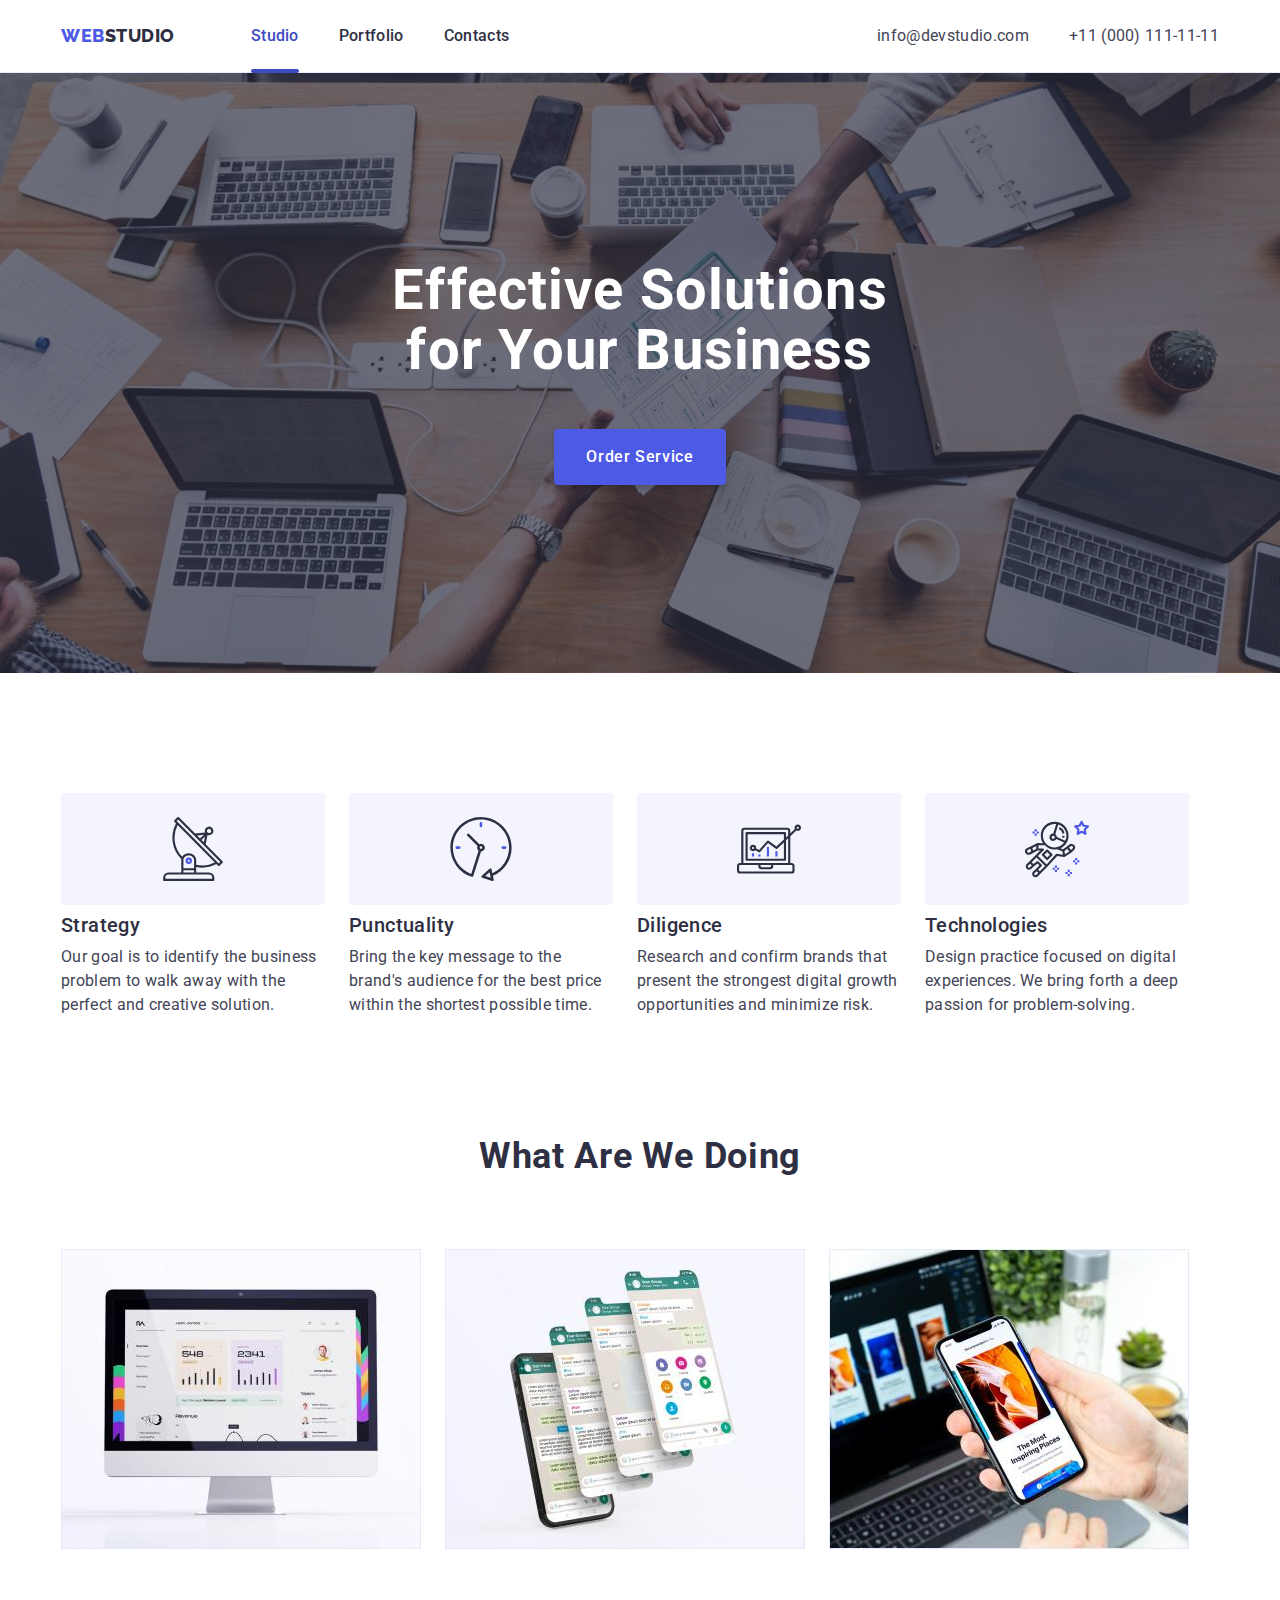
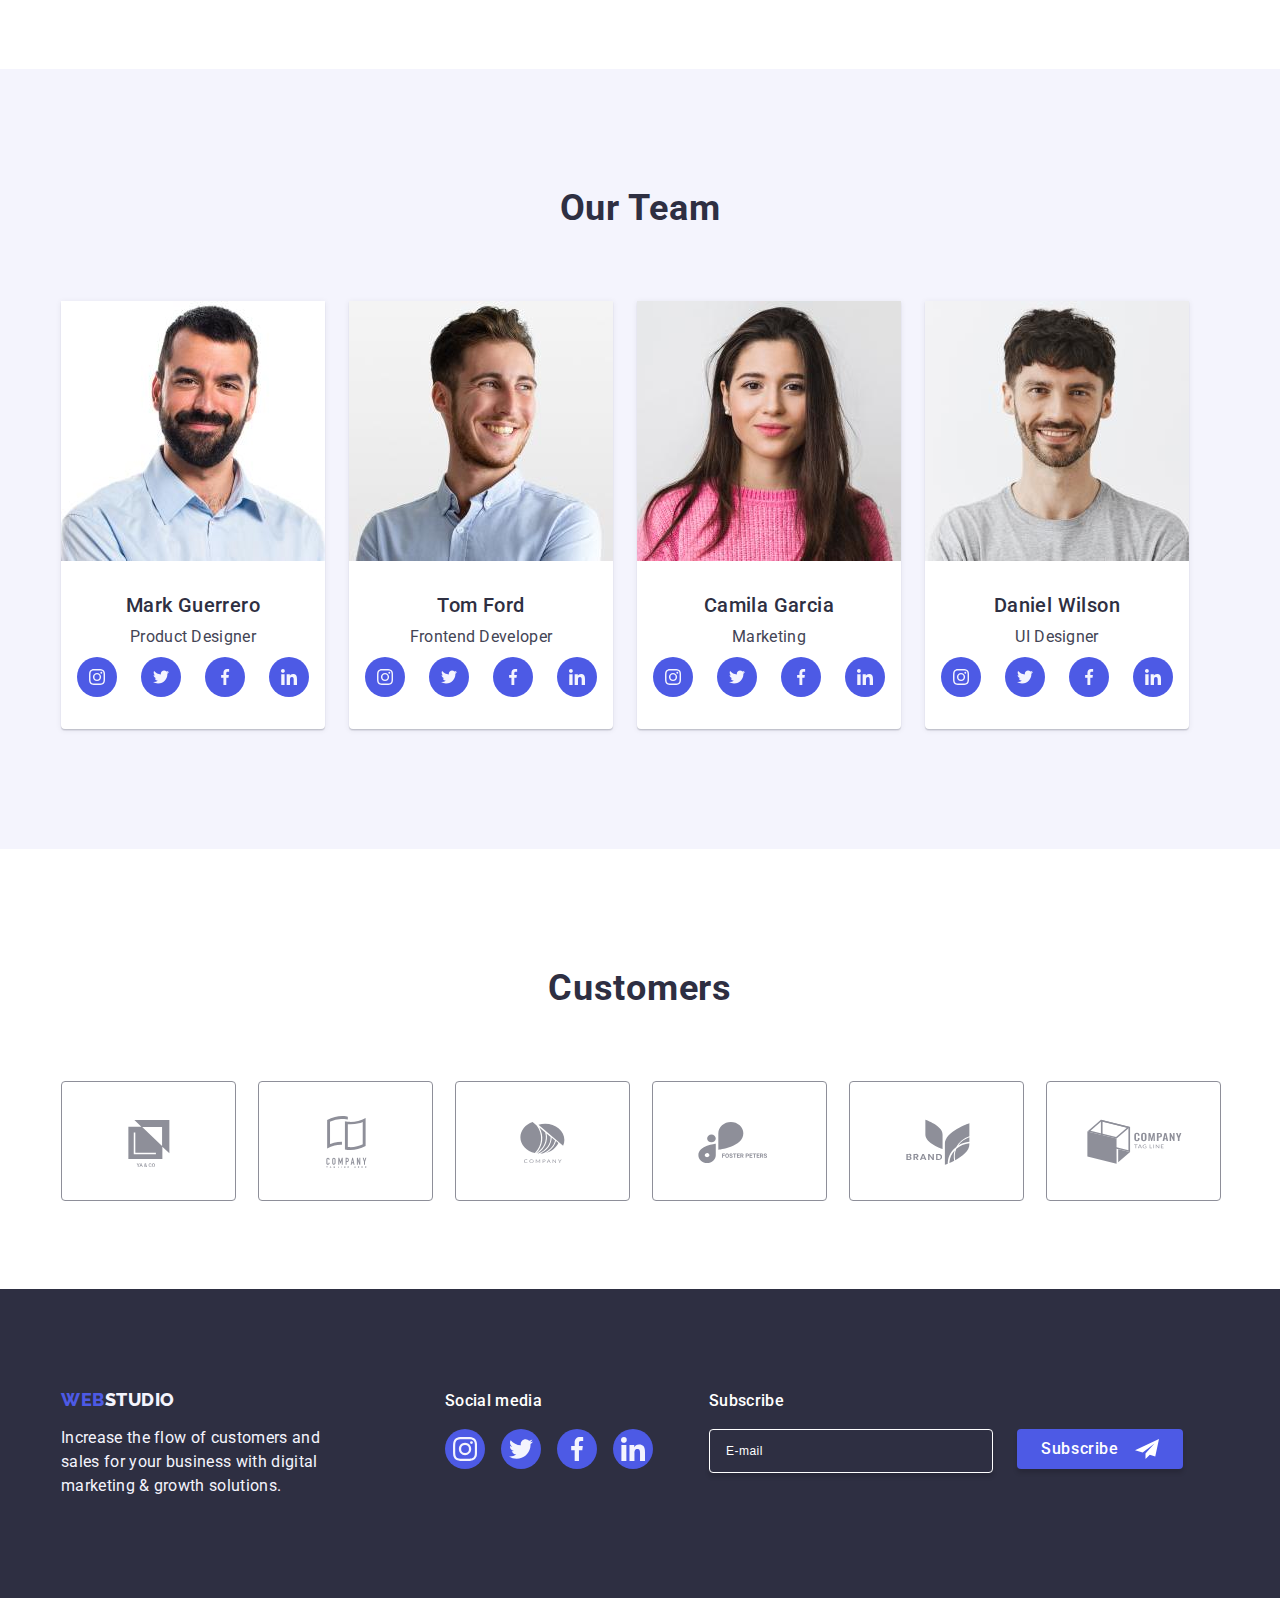
<file: index.html>
<!DOCTYPE html>
<html lang="en">
<head>
  <meta charset="UTF-8">
  <meta name="viewport" content="width=device-width, initial-scale=1.0">
  <title>WebStudio</title>
  <link rel="preconnect" href="https://fonts.googleapis.com">
  <link rel="preconnect" href="https://fonts.gstatic.com" crossorigin>
  <link href="https://fonts.googleapis.com/css2?family=Raleway:wght@800&family=Roboto:wght@400;500;700;900&display=swap" rel="stylesheet">
  <link rel="stylesheet" href="https://cdnjs.cloudflare.com/ajax/libs/modern-normalize/2.0.0/modern-normalize.min.css" integrity="sha512-4xo8blKMVCiXpTaLzQSLSw3KFOVPWhm/TRtuPVc4WG6kUgjH6J03IBuG7JZPkcWMxJ5huwaBpOpnwYElP/m6wg==" crossorigin="anonymous" referrerpolicy="no-referrer" />
  <link rel="stylesheet" href="./css/styles.css">
</head>
<body class="body">
  <header class="top-bar">
    <div class="top-bar-container container">
      <nav class="top-bar-nav">
        <a class="top-bar-logo link" href="./index.html">Web<span class="text-studio">Studio</span></a>
        <ul class="top-bar-list list">
          <li class="top-bar-item">
            <a href="./index.html" class="top-bar-link link current">
              Studio
            </a>
          </li>
          <li class="top-bar-item">
            <a href="./portfolio.html" class="top-bar-link link">
              Portfolio
            </a>
          </li>
          <li class="top-bar-item">
            <a href="" class="top-bar-link link">
              Contacts
            </a>
          </li>
        </ul>
      </nav>
      <address class="top-bar-contact">
        <ul class="contact-list list">
          <li class="contact-item">
            <a class="contact-link link" href="mailto:info@devstudio.com">info@devstudio.com</a>
          </li>
          <li class="contact-item">
            <a class="contact-link link" href="tel:+110001111111">+11 (000) 111-11-11</a>
          </li>
        </ul>
      </address>
    </div>
  </header>

  <main class="main">
    <section class="hero">
      <div class="container hero-container">
        <h1 class="hero-title">Effective Solutions for Your Business</h1>
        <button type="button" class="hero-button button" data-modal-open>
          Order Service
        </button>
      </div>
    </section>

    <section class="process">
      <div class="container">
        <h2 class="visually-hidden">Our Process</h2>
        <ul class="process-list list">
          <li class="process-item">
            <div class="icon-container">
              <svg class="process-icon" width="64" height="64">
                <use href="./images/icons.svg#icon-antenna"></use>
              </svg>
            </div>
            <h3 class="process-item-heading">Strategy</h3>
            <p class="process-item-text">
              Our goal is to identify the business problem to walk away with the perfect and creative solution.
            </p>
          </li>
          <li class="process-item">
            <div class="icon-container">
              <svg class="process-icon" width="64" height="64">
                <use href="./images/icons.svg#icon-clock"></use>
              </svg>
            </div>
            <h3 class="process-item-heading">Punctuality</h3>
            <p class="process-item-text">
              Bring the key message to the brand's audience for the best price within the shortest possible time.
            </p>
          </li>
          <li class="process-item">
            <div class="icon-container">
              <svg class="process-icon" width="64" height="64">
                <use href="./images/icons.svg#icon-computer"></use>
              </svg>
            </div>
            <h3 class="process-item-heading">Diligence</h3>
            <p class="process-item-text">
              Research and confirm brands that present the strongest digital growth opportunities and minimize risk.
            </p>
          </li>
          <li class="process-item">
            <div class="icon-container">
              <svg class="process-icon" width="64" height="64">
                <use href="./images/icons.svg#icon-astronaut"></use>
              </svg>
            </div>
            <h3 class="process-item-heading">Technologies</h3>
            <p class="process-item-text">
              Design practice focused on digital experiences. We bring forth a deep passion for problem-solving.
            </p>
          </li>
        </ul>
      </div>
    </section>

    <section class="offering">
      <div class="container">
        <h2 class="offering-heading">What are we doing</h2>
        <ul class="offering-list list">
          <li class="offering-item">
            <img
              src="./images/what-we-do/computer-screen.jpg"
              alt="Computer screen with program open"
              width="360"
              height="300"
              class="offering-image"
            >
          </li>
          <li class="offering-item">
            <img
              src="./images/what-we-do/phone-screens.jpg"
              alt="Phone with different interface screens"
              width="360"
              height="300"
              class="offering-image"
            >
          </li>
          <li class="offering-item">
            <img
              src="./images/what-we-do/phone-in-hand.jpg"
              alt="Phone in hand in front of computer"
              width="360"
              height="300"
              class="offering-image"
            >
          </li>
        </ul>
      </div>
    </section>

    <section class="team">
      <div class="container">
        <h2 class="team-heading">Our Team</h2>
        <ul class="team-list list">
          <li class="team-member">
            <img
              src="./images/team/mark-guerrero.jpg"
              alt="Mark Guerrero photo"
              width="264"
              height="260"
              class="team-member-image"
            >
            <div class="card-content">
              <h3 class="team-member-name">Mark Guerrero</h3>
              <p class="team-member-role">Product Designer</p>
              <ul class="social-icons list">
                <li class="social-account-item">
                  <a href="" class="social-link">
                    <svg class="social-icon" width="16" height="16">
                      <use href="./images/icons.svg#icon-instagram"></use>
                    </svg>
                  </a>
                </li>
                <li class="social-account-item">
                  <a href="" class="social-link">
                    <svg class="social-icon" width="16" height="16">
                      <use href="./images/icons.svg#icon-twitter"></use>
                    </svg>
                  </a>
                </li>
                <li class="social-account-item">
                  <a href="" class="social-link">
                    <svg class="social-icon" width="16" height="16">
                      <use href="./images/icons.svg#icon-facebook"></use>
                    </svg>
                  </a>
                </li>
                <li class="social-account-item">
                  <a href="" class="social-link">
                    <svg class="social-icon" width="16" height="16">
                      <use href="./images/icons.svg#icon-linkedin"></use>
                    </svg>
                  </a>
                </li>
              </ul>
            </div>
          </li>
          <li class="team-member">
            <img
              src="./images/team/tom-ford.jpg"
              alt="Tom Ford photo"
              width="264"
              height="260"
              class="team-member-image"
            >
            <div class="card-content">
              <h3 class="team-member-name">Tom Ford</h3>
              <p class="team-member-role">Frontend Developer</p>
              <ul class="social-icons list">
                <li class="social-account-item">
                  <a href="" class="social-link">
                    <svg class="social-icon" width="16" height="16">
                      <use href="./images/icons.svg#icon-instagram"></use>
                    </svg>
                  </a>
                </li>
                <li class="social-account-item">
                  <a href="" class="social-link">
                    <svg class="social-icon" width="16" height="16">
                      <use href="./images/icons.svg#icon-twitter"></use>
                    </svg>
                  </a>
                </li>
                <li class="social-account-item">
                  <a href="" class="social-link">
                    <svg class="social-icon" width="16" height="16">
                      <use href="./images/icons.svg#icon-facebook"></use>
                    </svg>
                  </a>
                </li>
                <li class="social-account-item">
                  <a href="" class="social-link">
                    <svg class="social-icon" width="16" height="16">
                      <use href="./images/icons.svg#icon-linkedin"></use>
                    </svg>
                  </a>
                </li>
              </ul>
            </div>
          </li>
          <li class="team-member">
            <img
              src="./images/team/camila-garcia.jpg"
              alt="Camila Garcia photo"
              width="264"
              height="260"
              class="team-member-image"
            >
            <div class="card-content">
              <h3 class="team-member-name">Camila Garcia</h3>
              <p class="team-member-role">Marketing</p>
              <ul class="social-icons list">
                <li class="social-account-item">
                  <a href="" class="social-link">
                    <svg class="social-icon" width="16" height="16">
                      <use href="./images/icons.svg#icon-instagram"></use>
                    </svg>
                  </a>
                </li>
                <li class="social-account-item">
                  <a href="" class="social-link">
                    <svg class="social-icon" width="16" height="16">
                      <use href="./images/icons.svg#icon-twitter"></use>
                    </svg>
                  </a>
                </li>
                <li class="social-account-item">
                  <a href="" class="social-link">
                    <svg class="social-icon" width="16" height="16">
                      <use href="./images/icons.svg#icon-facebook"></use>
                    </svg>
                  </a>
                </li>
                <li class="social-account-item">
                  <a href="" class="social-link">
                    <svg class="social-icon" width="16" height="16">
                      <use href="./images/icons.svg#icon-linkedin"></use>
                    </svg>
                  </a>
                </li>
              </ul>
            </div>
          </li>
          <li class="team-member">
            <img
              src="./images/team/daniel-wilson.jpg"
              alt="Daniel Wilson photo"
              width="264"
              height="260"
              class="team-member-image"
            >
            <div class="card-content">
              <h3 class="team-member-name">Daniel Wilson</h3>
              <p class="team-member-role">UI Designer</p>
              <ul class="social-icons list">
                <li class="social-account-item">
                  <a href="" class="social-link">
                    <svg class="social-icon" width="16" height="16">
                      <use href="./images/icons.svg#icon-instagram"></use>
                    </svg>
                  </a>
                </li>
                <li class="social-account-item">
                  <a href="" class="social-link">
                    <svg class="social-icon" width="16" height="16">
                      <use href="./images/icons.svg#icon-twitter"></use>
                    </svg>
                  </a>
                </li>
                <li class="social-account-item">
                  <a href="" class="social-link">
                    <svg class="social-icon" width="16" height="16">
                      <use href="./images/icons.svg#icon-facebook"></use>
                    </svg>
                  </a>
                </li>
                <li class="social-account-item">
                  <a href="" class="social-link">
                    <svg class="social-icon" width="16" height="16">
                      <use href="./images/icons.svg#icon-linkedin"></use>
                    </svg>
                  </a>
                </li>
              </ul>
            </div>
          </li>
        </ul>
      </div>
    </section>

    <section class="customers">
      <div class="container">
        <h2 class="customers-heading">Customers</h2>
        <ul class="customers-list list">
          <li class="customers-item">
            <a href="" class="customer-link">
              <svg class="customer-logo-svg" width="104" height="56">
                <use href="./images/icons.svg#icon-logo-1"></use>
              </svg>
            </a>
          </li>
          <li class="customers-item">
            <a href="" class="customer-link">
              <svg class="customer-logo-svg" width="104" height="56">
                <use href="./images/icons.svg#icon-logo-2"></use>
              </svg>
            </a>
          </li>
          <li class="customers-item">
            <a href="" class="customer-link">
              <svg class="customer-logo-svg" width="104" height="56">
                <use href="./images/icons.svg#icon-logo-3"></use>
              </svg>
            </a>
          </li>
          <li class="customers-item">
            <a href="" class="customer-link">
              <svg class="customer-logo-svg" width="104" height="56">
                <use href="./images/icons.svg#icon-logo-4"></use>
              </svg>
            </a>
          </li>
          <li class="customers-item">
            <a href="" class="customer-link">
              <svg class="customer-logo-svg" width="104" height="56">
                <use href="./images/icons.svg#icon-logo-5"></use>
              </svg>
            </a>
          </li>
          <li class="customers-item">
            <a href="" class="customer-link">
              <svg class="customer-logo-svg" width="104" height="56">
                <use href="./images/icons.svg#icon-logo-6"></use>
              </svg>
            </a>
          </li>
        </ul>
      </div>
    </section>
  </main>

  <footer class="footer">
    <div class="container footer-sections">
      <div class="footer-primary-content">
        <a class="footer-logo link" href="./index.html">Web<span class="text-studio">Studio</span></a>
        <p class="footer-text">
          Increase the flow of customers and sales for your business with digital marketing & growth solutions.
        </p>
      </div>

      <div class="footer-socials">
        <p class="footer-text">Social media</p>
        <ul class="social-icons list">
          <li class="social-account-item">
            <a href="" class="social-link">
              <svg class="social-icon" width="24" height="24">
                <use href="./images/icons.svg#icon-instagram"></use>
              </svg>
            </a>
          </li>
          <li class="social-account-item">
            <a href="" class="social-link">
              <svg class="social-icon" width="24" height="24">
                <use href="./images/icons.svg#icon-twitter"></use>
              </svg>
            </a>
          </li>
          <li class="social-account-item">
            <a href="" class="social-link">
              <svg class="social-icon" width="24" height="24">
                <use href="./images/icons.svg#icon-facebook"></use>
              </svg>
            </a>
          </li>
          <li class="social-account-item">
            <a href="" class="social-link">
              <svg class="social-icon" width="24" height="24">
                <use href="./images/icons.svg#icon-linkedin"></use>
              </svg>
            </a>
          </li>
        </ul>
      </div>

      <div class="footer-subscribe-form">
        <p class="footer-form-header footer-text">Subscribe</p>
        <form class="footer-form">
          <label for="subscribe-email" class="footer-form-input-label">
            <input
              type="email"
              class="footer-form-subscribe-email-input"
              name="subscribe-email"
              id="subscribe-email"
              placeholder="E-mail"
            >
          </label>
          
          <button
            class="footer-form-subscribe-submit-button button"
            type="submit"
            >
            Subscribe
            <svg class="footer-form-subscribe-icon" width="24" height="24">
              <use href="./images/icons.svg#icon-email-subscribe"></use>
            </svg>
          </button>
        </form>
      </div>
    </div>
  </footer>

  <div class="backdrop is-hidden" data-modal>
    <div class="modal">
      <button type="button" class="modal-button" data-modal-close>
        <svg class="modal-close-button" width="8" height="8">
          <use href="./images/icons.svg#icon-close"></use>
        </svg>
      </button>

      <p class="modal-form-heading">Leave your contacts and we will call you back</p>

      <form class="modal-form" name="contact-form">
        <div class="modal-form-field">
          <label for="user-name" class="modal-form-label">Name</label>

          <div class="modal-form-input-element">
            <input 
              class="modal-form-input" 
              type="text" 
              name="user-name" 
              id="user-name"
            >

            <svg class="modal-form-icon" width="18" height="24">
              <use href="./images/icons.svg#icon-person"></use>
            </svg>
          </div>
        </div>

        <div class="modal-form-field">
          <label for="user-phone" class="modal-form-label">Phone</label>

          <div class="modal-form-input-element">
            <input class="modal-form-input" type="tel" name="user-phone" id="user-phone">

            <svg class="modal-form-icon" width="18" height="24">
              <use href="./images/icons.svg#icon-phone"></use>
            </svg>
          </div>
        </div>

        <div class="modal-form-field">
          <label for="user-email" class="modal-form-label">Email</label>

          <div class="modal-form-input-element">
            <input class="modal-form-input" type="email" name="user-email" id="user-email">

            <svg class="modal-form-icon" width="18" height="24">
              <use href="./images/icons.svg#icon-email"></use>
            </svg>
          </div>
        </div>

        <div class="modal-form-field">
          <label for="user-comment" class="modal-form-label">Comment</label>

          <textarea 
            class="modal-form-comment"
            name="user-comment" 
            id="user-comment" 
            placeholder="Text input"
          ></textarea>
        </div>

        <div class="checkbox-field modal-form-field">
          <input 
            class="visually-hidden"
            type="checkbox" 
            name="user-privacy" 
            id="user-privacy"
            value="true"
          >

          <label for="user-privacy" class="modal-form-agreement-text modal-form-label">
            <span class="modal-form-checkbox">
              <svg class="modal-form-checkbox-icon" width="10" height="8">
                <use href="./images/icons.svg#icon-agreement-check"></use>
              </svg>
            </span>
            I accept the terms and conditions of the
            <a
              class="modal-form-agreement-link link"
              target="_blank"
              rel="noopener no-referrer"
              href=""
            >Privacy Policy</a>
          </label>
        </div>

        <button class="modal-form-submit-button button" type="submit" >Send</button>
      </form>
    </div>
  </div>

  <script src="./js/modal.js"></script>
</body>
</html>
</file>
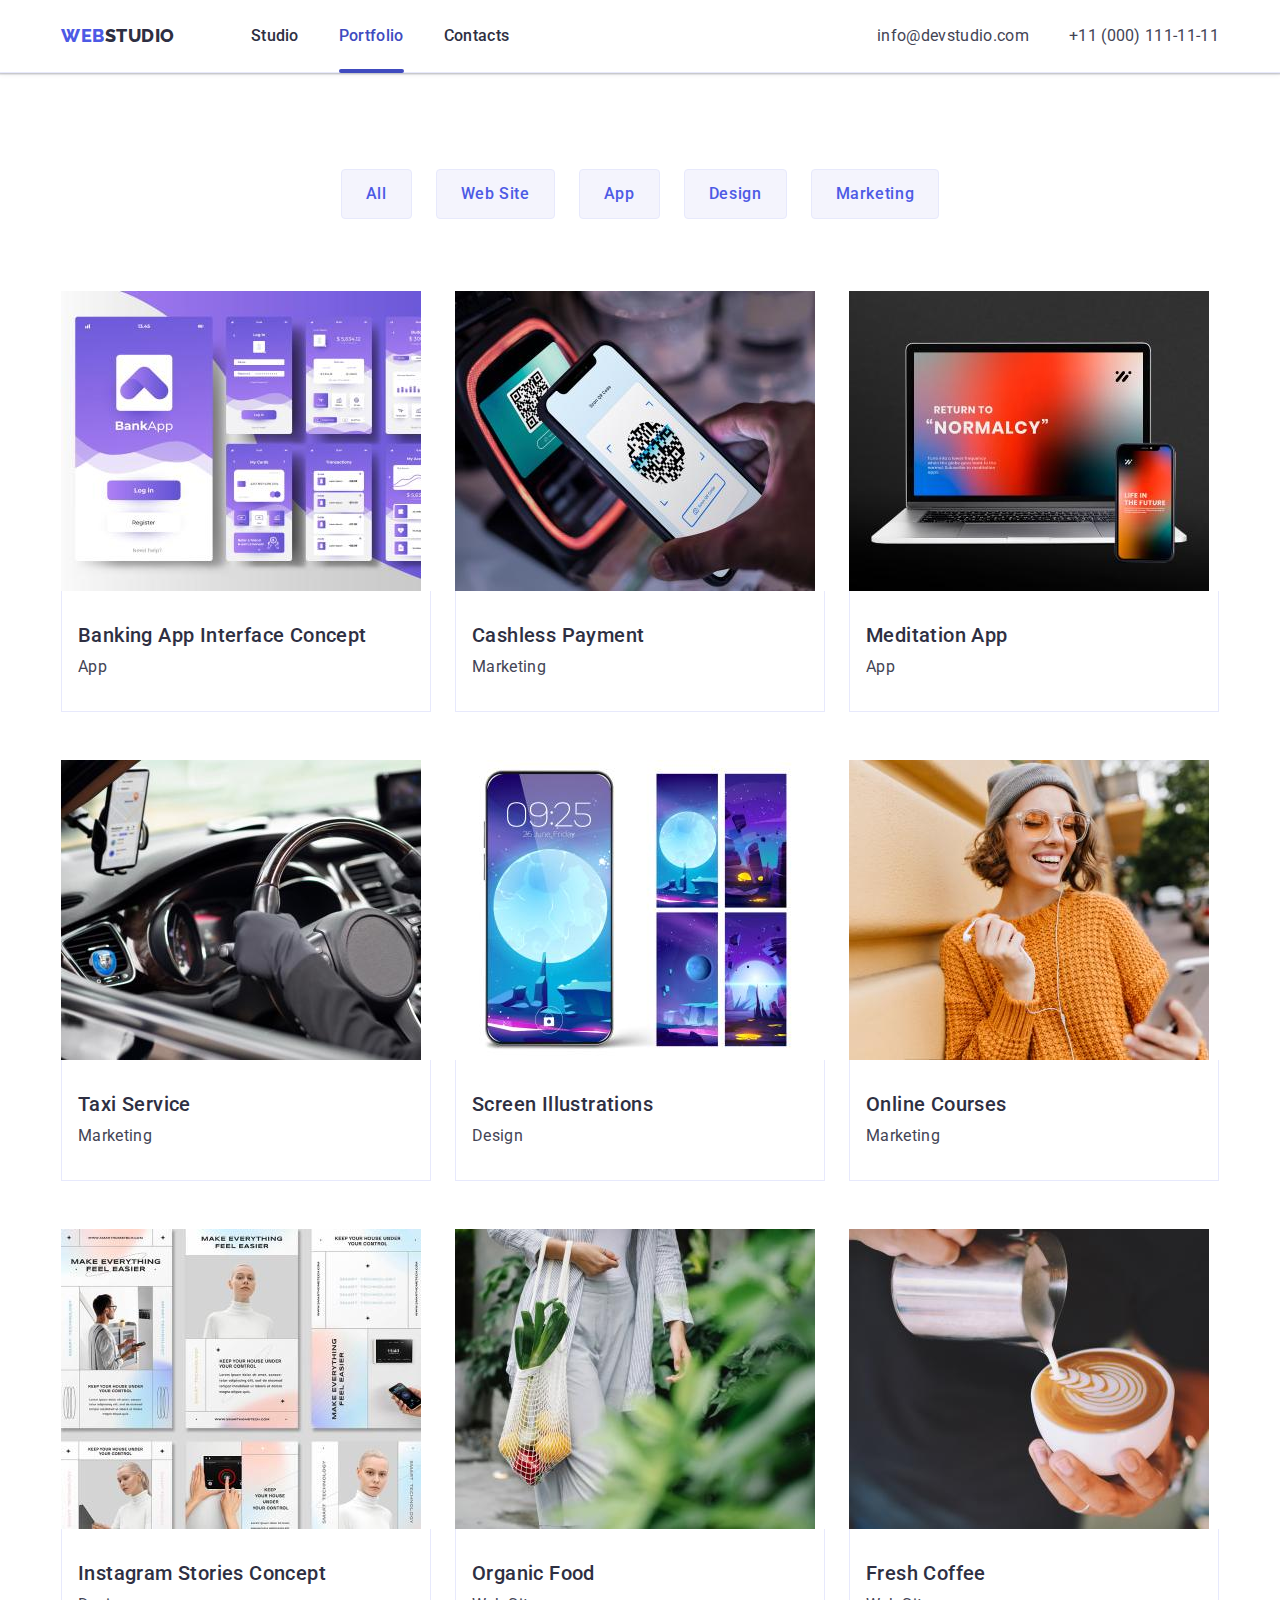
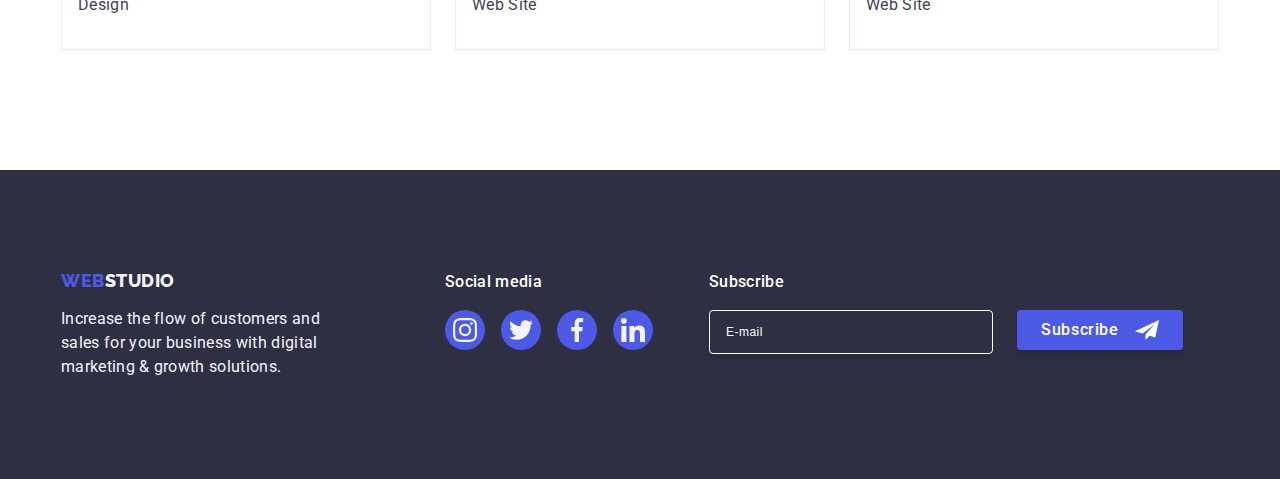
<file: portfolio.html>
<!DOCTYPE html>
<html lang="en">
  <head>
    <meta charset="UTF-8" />
    <meta name="viewport" content="width=device-width, initial-scale=1.0" />
    <title>Portfoio</title>
    <link rel="preconnect" href="https://fonts.googleapis.com" />
    <link rel="preconnect" href="https://fonts.gstatic.com" crossorigin />
    <link
      href="https://fonts.googleapis.com/css2?family=Raleway:wght@800&family=Roboto:wght@400;500;700;900&display=swap"
      rel="stylesheet"
    />
    <link
      rel="stylesheet"
      href="https://cdnjs.cloudflare.com/ajax/libs/modern-normalize/2.0.0/modern-normalize.min.css"
      integrity="sha512-4xo8blKMVCiXpTaLzQSLSw3KFOVPWhm/TRtuPVc4WG6kUgjH6J03IBuG7JZPkcWMxJ5huwaBpOpnwYElP/m6wg=="
      crossorigin="anonymous"
      referrerpolicy="no-referrer"
    />
    <link rel="stylesheet" href="./css/styles.css" />
  </head>
  <body class="body">
    <header class="top-bar">
      <div class="top-bar-container container">
        <nav class="top-bar-nav">
          <a class="top-bar-logo link" href="./index.html"
            >Web<span class="text-studio">Studio</span></a
          >
          <ul class="top-bar-list list">
            <li class="top-bar-item">
              <a href="./index.html" class="top-bar-link link"> Studio </a>
            </li>
            <li class="top-bar-item">
              <a href="./portfolio.html" class="top-bar-link link current"> Portfolio </a>
            </li>
            <li class="top-bar-item">
              <a href="" class="top-bar-link link"> Contacts </a>
            </li>
          </ul>
        </nav>
        <address class="top-bar-contact">
          <ul class="contact-list list">
            <li class="contact-item">
              <a class="contact-link link" href="mailto:info@devstudio.com">info@devstudio.com</a>
            </li>
            <li class="contact-item">
              <a class="contact-link link" href="tel:+110001111111">+11 (000) 111-11-11</a>
            </li>
          </ul>
        </address>
      </div>
    </header>

    <main class="main">
      <section class="portfolio">
        <div class="portfolio-container container">
          <h1 class="visually-hidden">Portfolio</h1>
          <ul class="portfolio-filters list">
            <li class="filters-item">
              <button class="filters-button button" type="button">All</button>
            </li>
            <li class="filters-item">
              <button class="filters-button button" type="button">Web Site</button>
            </li>
            <li class="filters-item">
              <button class="filters-button button" type="button">App</button>
            </li>
            <li class="filters-item">
              <button class="filters-button button" type="button">Design</button>
            </li>
            <li class="filters-item">
              <button class="filters-button button" type="button">Marketing</button>
            </li>
          </ul>
          <ul class="portfolio-list list">
            <li class="portfolio-item">
              <a href="" class="portfolio-item-link link">
                <div class="portfolio-item-thumb">
                  <img
                    src="./images/portfolio/banking-interface.jpg"
                    alt="Banking App Interface Concept"
                    width="360"
                    height="300"
                    class="portfolio-image"
                  />
                  <p class="overlay-text">
                    14 Stylish and User-Friendly App Design Concepts · Task Manager App · Calorie Tracker App · Exotic Fruit Ecommerce App · Cloud Storage App
                  </p>
                </div>
                <div class="portfolio-item-text">
                  <h2 class="portfolio-header">Banking App Interface Concept</h2>
                  <p class="portfolio-classifier">App</p>
                </div>
              </a>
            </li>
            <li class="portfolio-item">
              <a href="" class="portfolio-item-link link">
                <div class="portfolio-item-thumb">
                  <img
                    src="./images/portfolio/cashless-payment.jpg"
                    alt="Cashless Payment"
                    width="360"
                    height="300"
                    class="portfolio-image"
                  />
                  <p class="overlay-text">
                    14 Stylish and User-Friendly App Design Concepts · Task Manager App · Calorie Tracker App · Exotic Fruit Ecommerce App · Cloud Storage App
                  </p>
                </div>
                <div class="portfolio-item-text">
                  <h2 class="portfolio-header">Cashless Payment</h2>
                  <p class="portfolio-classifier">Marketing</p>
                </div>
              </a>
            </li>
            <li class="portfolio-item">
              <a href="" class="portfolio-item-link link">
                <div class="portfolio-item-thumb">
                  <img
                    src="./images/portfolio/meditation-app.jpg"
                    alt="Meditation App"
                    width="360"
                    height="300"
                    class="portfolio-image"
                  />
                  <p class="overlay-text">
                    14 Stylish and User-Friendly App Design Concepts · Task Manager App · Calorie Tracker App · Exotic Fruit Ecommerce App · Cloud Storage App
                  </p>
                </div>
                <div class="portfolio-item-text">
                  <h2 class="portfolio-header">Meditation App</h2>
                  <p class="portfolio-classifier">App</p>
                </div>
              </a>
            </li>
            <li class="portfolio-item">
              <a href="" class="portfolio-item-link link">
                <div class="portfolio-item-thumb">
                  <img
                    src="./images/portfolio/taxi-service.jpg"
                    alt="Taxi Service"
                    width="360"
                    height="300"
                    class="portfolio-image"
                  />
                  <p class="overlay-text">
                    14 Stylish and User-Friendly App Design Concepts · Task Manager App · Calorie Tracker App · Exotic Fruit Ecommerce App · Cloud Storage App
                  </p>
                </div>
                <div class="portfolio-item-text">
                  <h2 class="portfolio-header">Taxi Service</h2>
                  <p class="portfolio-classifier">Marketing</p>
                </div>
              </a>
            </li>
            <li class="portfolio-item">
              <a href="" class="portfolio-item-link link">
                <div class="portfolio-item-thumb">
                  <img
                    src="./images/portfolio/screen-illustrations.jpg"
                    alt="Screen Illustrations"
                    width="360"
                    height="300"
                    class="portfolio-image"
                  />
                  <p class="overlay-text">
                    14 Stylish and User-Friendly App Design Concepts · Task Manager App · Calorie Tracker App · Exotic Fruit Ecommerce App · Cloud Storage App
                  </p>
                </div>
                <div class="portfolio-item-text">
                  <h2 class="portfolio-header">Screen Illustrations</h2>
                  <p class="portfolio-classifier">Design</p>
                </div>
              </a>
            </li>
            <li class="portfolio-item">
              <a href="" class="portfolio-item-link link">
                <div class="portfolio-item-thumb">
                  <img
                    src="./images/portfolio/online-courses.jpg"
                    alt="Online Courses"
                    width="360"
                    height="300"
                    class="portfolio-image"
                  />
                  <p class="overlay-text">
                    14 Stylish and User-Friendly App Design Concepts · Task Manager App · Calorie Tracker App · Exotic Fruit Ecommerce App · Cloud Storage App
                  </p>
                </div>
                <div class="portfolio-item-text">
                  <h2 class="portfolio-header">Online Courses</h2>
                  <p class="portfolio-classifier">Marketing</p>
                </div>
              </a>
            </li>
            <li class="portfolio-item">
              <a href="" class="portfolio-item-link link">
                <div class="portfolio-item-thumb">
                  <img
                    src="./images/portfolio/instagram-stories.jpg"
                    alt="Instagram Stories Concept"
                    width="360"
                    height="300"
                    class="portfolio-image"
                  />
                  <p class="overlay-text">
                    14 Stylish and User-Friendly App Design Concepts · Task Manager App · Calorie Tracker App · Exotic Fruit Ecommerce App · Cloud Storage App
                  </p>
                </div>
                <div class="portfolio-item-text">
                  <h2 class="portfolio-header">Instagram Stories Concept</h2>
                  <p class="portfolio-classifier">Design</p>
                </div>
              </a>
            </li>
            <li class="portfolio-item">
              <a href="" class="portfolio-item-link link">
                <div class="portfolio-item-thumb">
                  <img
                    src="./images/portfolio/organic-food.jpg"
                    alt="Organic Food"
                    width="360"
                    height="300"
                    class="portfolio-image"
                  />
                  <p class="overlay-text">
                    14 Stylish and User-Friendly App Design Concepts · Task Manager App · Calorie Tracker App · Exotic Fruit Ecommerce App · Cloud Storage App
                  </p>
                </div>
                <div class="portfolio-item-text">
                  <h2 class="portfolio-header">Organic Food</h2>
                  <p class="portfolio-classifier">Web Site</p>
                </div>
              </a>
            </li>
            <li class="portfolio-item">
              <a href="" class="portfolio-item-link link">
                <div class="portfolio-item-thumb">
                  <img
                    src="./images/portfolio/fresh-coffee.jpg"
                    alt="Fresh Coffee"
                    width="360"
                    height="300"
                    class="portfolio-image"
                  />
                  <p class="overlay-text">
                    14 Stylish and User-Friendly App Design Concepts · Task Manager App · Calorie Tracker App · Exotic Fruit Ecommerce App · Cloud Storage App
                  </p>
                </div>
                <div class="portfolio-item-text">
                  <h2 class="portfolio-header">Fresh Coffee</h2>
                  <p class="portfolio-classifier">Web Site</p>
                </div>
              </a>
            </li>
          </ul>
        </div>
      </section>
    </main>
  
    <footer class="footer">
      <div class="container footer-sections">
        <div class="footer-primary-content">
          <a class="footer-logo link" href="./index.html">Web<span class="text-studio">Studio</span></a>
          <p class="footer-text">
            Increase the flow of customers and sales for your business with digital marketing & growth solutions.
          </p>
        </div>
  
        <div class="footer-socials">
          <p class="footer-text">Social media</p>
          <ul class="social-icons list">
            <li class="social-account-item">
              <a href="" class="social-link">
                <svg class="social-icon" width="24" height="24">
                  <use href="./images/icons.svg#icon-instagram"></use>
                </svg>
              </a>
            </li>
            <li class="social-account-item">
              <a href="" class="social-link">
                <svg class="social-icon" width="24" height="24">
                  <use href="./images/icons.svg#icon-twitter"></use>
                </svg>
              </a>
            </li>
            <li class="social-account-item">
              <a href="" class="social-link">
                <svg class="social-icon" width="24" height="24">
                  <use href="./images/icons.svg#icon-facebook"></use>
                </svg>
              </a>
            </li>
            <li class="social-account-item">
              <a href="" class="social-link">
                <svg class="social-icon" width="24" height="24">
                  <use href="./images/icons.svg#icon-linkedin"></use>
                </svg>
              </a>
            </li>
          </ul>
        </div>
  
        <div class="footer-subscribe-form">
          <p class="footer-form-header footer-text">Subscribe</p>
          <form class="footer-form">
            <label for="subscribe-email" class="footer-form-input-label">
              <input
                type="email"
                class="footer-form-subscribe-email-input"
                name="subscribe-email"
                id="subscribe-email"
                placeholder="E-mail"
              >
            </label>
            
            <button
              class="footer-form-subscribe-submit-button button"
              type="submit"
              >
              Subscribe
              <svg class="footer-form-subscribe-icon" width="24" height="24">
                <use href="./images/icons.svg#icon-email-subscribe"></use>
              </svg>
            </button>
          </form>
        </div>
      </div>
    </footer>
  </body>
</html>
</file>
<file: css/styles.css>
/* #region variables */
:root {
  --iris: #4d5ae5;
  --ocean: #404bbf;
  --navyblue: #2e2f42;
  --green: #31d0aa;
  --slate: #434455;
  --lightslate: #8e8f99;
  --cornflower: #e7e9fc;
  --cloud: #f4f4fd;
  --navyblue-modal: rgba(46, 47, 66, 0.40);
  --dairy: #fcfcfc;

  --font-roboto: "Roboto", sans-serif;
  --font-raleway: "Raleway", sans-serif;

  --transition-standard: 250ms cubic-bezier(0.4, 0, 0.2, 1);
}

/* #endregion */

/* #region elements */
.container {
  width: 1158px;
  padding: 0 15px;
  margin: 0 auto;
}
/* #endregion */

/* #region standardization */
.body {
  margin: 0;

  font-family: var(--font-roboto);
  color: var(--slate);

  background-color: #fff;
}

h1, h2, h3, h4, h5, h6, p, ul {
  margin: 0;
  padding: 0;
}

img {
  display: block;
}

.visually-hidden {
  position: absolute;
  width: 1px;
  height: 1px;
  margin: -1px;
  border: 0;
  padding: 0;
  white-space: nowrap;
  clip-path: inset(100%);
  clip: rect(0 0 0 0);
  overflow: hidden;
}

.list {
  display: flex;
  list-style: none;
  gap: 24px;
}

.link {
  text-decoration: none;
}

button {
  font: var(--font-roboto);

  background: none;
  border: none;

  cursor: pointer;
}

/* #endregion */

/* #region logo */
.top-bar-logo,
.footer-logo {
  display: inline-flex;
  font-family: var(--font-raleway);
  font-size: 18px;
  font-weight: 800;
  line-height: 1.17;
  letter-spacing: 0.54px;
  text-transform: uppercase;
  color: var(--iris);
}

.text-studio{
  color: var(--navyblue);
}
/* #endregion */

/* #region top bar */
.top-bar {
  border-bottom: 1px solid var(--cornflower, #E7E9FC);
  box-shadow: 0px 1px 6px 0px rgba(46, 47, 66, 0.08), 0px 1px 1px 0px rgba(46, 47, 66, 0.16), 0px 2px 1px 0px rgba(46, 47, 66, 0.08);
}

.top-bar .container {
  display: flex;
  align-items: center;
}

.top-bar-logo {
  margin-right: 76px;
  align-items: center;
}

.top-bar-nav {
  display: flex;
  margin-right: auto;
  align-items: center;

  color: var(--navyblue)
}

.top-bar-list {
  gap: 40px;
}

.top-bar-link {
  display: block;
  padding: 24px 0;

  color: currentColor;

  font-size: 16px;
  font-weight: 500;
  line-height: 1.5;
  letter-spacing: 0.02em;

  transition: color var(--transition-standard);
}

.current {
  position: relative;
  color: var(--ocean);
}

.current::after {
  position: absolute;
  content: '';
  height: 4px;
  border-radius: 2px;
  bottom: -1px;
  left: 0;
  right: 0;
  background-color: var(--ocean);
}

.top-bar-link:hover,
.top-bar-link:focus {
  color: var(--ocean);
}

.top-bar-contact {
  font-style: normal;
}

.contact-list {
  gap: 40px;
}

.contact-link {
  display: block;
  padding: 24px 0;

  color: var(--slate);
  font-size: 16px;
  line-height: 1.5;
  letter-spacing: 0.02em;

  transition: color var(--transition-standard);
}

.contact-link:hover,
.contact-link:focus {
  color: var(--ocean);
}
/* #endregion */

/* #region hero */
.hero {
  background-image: linear-gradient(rgba(46, 47, 66, 0.7), rgba(46, 47, 66, 0.7)), url(../images/people-office.jpg);
  background-repeat: no-repeat;
  background-position: center;
  background-size: cover;

  display: flex;
  align-items: center;
  justify-content: center;

  max-width: 1440px;
  margin: 0 auto;
  padding: 188px 0;
}

.hero .container {
  display: flex;
  flex-direction: column;
}

.hero-title {
  max-width: 496px;
  margin: 0 auto;

  color: #fff;
  font-size: 56px;
  line-height: 1.07;
  letter-spacing: 1.12px;

  text-align: center;

  margin-bottom: 48px;
}

.hero-button {
  display: block;
  min-width: 169px;
  padding: 16px 32px;

  margin: 0 auto;

  color: #fff;
  font-size: 16px;
  font-weight: 500;
  line-height: 24px;
  letter-spacing: 0.64px;

  background-color: var(--iris);
  border-radius: 4px;
  box-shadow: 0px 4px 4px 0px rgba(0, 0, 0, 0.15);

  transition: background-color var(--transition-standard);
}

.hero-button:hover,
.hero-button:focus {
  background-color: var(--ocean);
}

/* #endregion */

/* #region home main */
.process-heading,
.offering-heading,
.team-heading,
.customers-heading {
  color: var(--navyblue);
  font-size: 36px;
  line-height: 1.11;
  letter-spacing: 0.02em;
  text-transform: capitalize;
  text-align: center;

  margin-bottom: 72px;
}

/*
--------------------- 
Process 
---------------------
*/

.process {
  display: flex;
  padding: 120px 0;
}

.process .icon-container {
  display: flex;
  align-items: center;
  justify-content: center;

  padding: 24px 100px;
  margin-bottom: 8px;
  border-radius: 4px;

  background-color: var(--cloud);
}

.process-item {
  display: flex;
  flex-direction: column;
  align-items: flex-start;
  width: 264px;
}

.process-item-heading {
  color: var(--navyblue);
  font-size: 20px;
  font-weight: 500;
  line-height: 1.2;
  letter-spacing: 0.02em;

  margin-bottom: 8px;
}

.process-item-text {
  color: var(--slate);
  font-size: 16px;
  line-height: 1.5;
  letter-spacing: 0.02em;
}

/*
--------------------- 
Offering
---------------------
*/

.offering {
  padding-bottom: 120px;
}

/*
--------------------- 
Team
---------------------
*/

.team {
  background-color: var(--cloud);
  padding-top: 120px;
  padding-bottom: 120px;
}

.team-member {
  display: inline-flex;
  flex-direction: column;
  justify-content: center;
  align-items: center;

  border-radius: 0px 0px 4px 4px;
  background: var(--white, #FFF);
  box-shadow: 0px 2px 1px 0px rgba(46, 47, 66, 0.08), 0px 1px 1px 0px rgba(46, 47, 66, 0.16), 0px 1px 6px 0px rgba(46, 47, 66, 0.08);
}

.card-content {
  display: flex;
  width: 232px;
  padding: 32px 0;
  flex-direction: column;
  justify-content: center;
  align-items: center;

  gap: 8px;
}

.team-member-name {
  color: var(--navyblue);
  font-size: 20px;
  font-weight: 500;
  line-height: 24px;
  letter-spacing: 0.4px;

  text-align: center;
}

.team-member-role {
  color: var(--slate);
  font-size: 16px;
  line-height: 24px;
  letter-spacing: 0.02em;

  text-align: center;
}

.social-icons {
  display: flex;
  align-items: center;
  justify-content: center;

  gap: 24px;
}

.social-account-item {
  width: 40px;
  height: 40px;
}

.social-link {
  width: 100%;
  height: 100%;

  border-radius: 50%;

  background-color: var(--iris);

  display: flex;
  align-items: center;
  justify-content: center;

  transition: background-color var(--transition-standard);
}

.social-icon {
  fill: var(--cloud);
}

.social-link:hover,
.social-link:focus {
  background-color: var(--ocean);
}


/*
--------------------- 
Customers
---------------------
*/

.customers {
  padding-top: 120px;
  padding-bottom: 120px;
}

.customers-item {
  flex-basis: calc((100% - 24px * 5) / 6);
  height: 88px;
}

.customer-link {
  display: flex;
  justify-content: center;
  align-items: center;

  width: 100%;
  height: 100%;

  padding: 15px 0;

  border: 1px solid var(--lightslate);
  border-radius: 4px;

  color: var(--lightslate);

  transition: border-color var(--transition-standard), color var(--transition-standard);
}

.customer-link:hover,
.customer-link:focus {
  border-color: var(--ocean);
  color: var(--ocean);
}

.customer-logo-svg {
  fill: currentColor;
}

/* #endregion */

/* #region footer */
.footer {
  background-color: var(--navyblue);
  padding: 100px 0;
  align-self: flex-end;
}

.footer-sections {
  display: flex;
  align-items: baseline;
}

.footer-primary-content {
  margin-right: 120px;
}

.footer-logo {
  display: inline-block;
  margin-bottom: 16px;
}

.footer .text-studio {
  color: var(--cloud);
}

.footer-text {
  width: 264px;
  color: var(--cloud);
  font-size: 16px;
  line-height: 1.5;
  letter-spacing: 0.02em;
}

.footer-socials .footer-text {
  font-weight: 500;
  font-size: 16px;
  line-height: 1.5;
  letter-spacing: 0.02em;

  color: #FFFFFF;

  margin-bottom: 16px;
}

.footer-socials .social-icons {
  justify-content: start;
  gap: 16px;
}

.footer-socials .social-link {
  display: flex;
  align-items: center;
  justify-content: center;
}

.footer-socials .social-link:hover,
.footer-socials .social-link:focus {
  background-color: var(--green);
}

/*
--------------------- 
Subscribe form
---------------------
*/

.footer-form-header {
  display: block;
  font-weight: 500;
  margin-bottom: 16px;

  color: white;
}

.footer-form {
  display: flex;

  gap: 24px;
}

.footer-form-subscribe-email-input {
  width: 264px;
  height: 40px;

  padding-left: 16px;

  border: 1px solid white;
  border-radius: 4px;

  background-color: transparent;

  font-size: 12px;
  line-height: 1.5;
  letter-spacing: 0.04em;

  color: white;

  box-shadow: 0px 4px 4px 0px rgba(0, 0, 0, 0.15);
}
.footer-form-subscribe-email-input::placeholder {
  color: white;
}

.footer-form-subscribe-submit-button {
  display: flex;
  justify-content: center;
  align-items: center;

  min-width: 165px;
  height: 40px;

  padding: 8px 24px;

  margin: 0 auto;

  color: #fff;
  font-size: 16px;
  font-weight: 500;
  line-height: 1.5;
  letter-spacing: 0.04em;

  background-color: var(--iris);
  border-radius: 4px;
  box-shadow: 0px 4px 4px 0px rgba(0, 0, 0, 0.15);

  transition: background-color var(--transition-standard);
}

.footer-form-subscribe-submit-button:hover,
.footer-form-subscribe-submit-button:focus {
  background-color: var(--ocean);
}

.footer-form-subscribe-icon {
  margin-left: 16px;
  fill: white;
}
/* #endregion */

/* #region modal */

/*
--------------------- 
Backdrop
---------------------
*/
.backdrop {
  position: fixed;
  top: 0;
  left: 0;
  
  width: 100%;
  height: 100%;

  background-color: var(--navyblue-modal);

  opacity: 1;
  visibility: visible;

  transition: opacity var(--transition-standard), visibility var(--transition-standard);
}

.backdrop.is-hidden {
  opacity: 0;
  pointer-events: none;
  visibility: hidden;
}

/*
--------------------- 
Modal Body 
---------------------
*/

.modal {
  position: absolute;
  width: 408px;
  min-height: 584px;
  padding: 72px 24px 24px 24px;

  top: 50%;
  left: 50%;

  transform: translate(-50%, -50%);

  transition: transform 250ms cubic-bezier(0.4, 0, 0.2, 1); 

  flex-shrink: 0;

  border-radius: 4px;

  background-color: var(--dairy);
  box-shadow: 0px 2px 1px 0px rgba(0, 0, 0, 0.20), 0px 1px 3px 0px rgba(0, 0, 0, 0.12), 0px 1px 1px 0px rgba(0, 0, 0, 0.14);
}

/*
--------------------- 
Close button 
---------------------
*/

.modal-button {
  position: absolute;
  display: flex;
  align-items: center;
  justify-content: center;

  width: 24px;
  height: 24px;

  background-color: var(--cornflower);
  border: 1px solid rgba(0, 0, 0, 0.10);
  border-radius: 50%;
  padding: 0;

  top: 24px;
  right: 24px;

  cursor: pointer;

  transition: background-color var(--transition-standard), border var(--transition-standard);
}

.modal-close-button {
  transition: fill 250ms cubic-bezier(0.4, 0, 0.2, 1);
}

.modal-button:hover,
.modal-button:focus {
  background-color: var(--ocean);
  border: none;
}

.modal-button:hover .modal-close-button,
.modal-button:focus .modal-close-button {
  fill: #FFFFFF;
}

/*
--------------------- 
Modal Heading
---------------------
*/

.modal-form-heading {
  
  margin-bottom: 16px;
  
  font-size: 16px;
  font-weight: 500;
  line-height: 1.5;
  letter-spacing: 0.02em;
  
  text-align: center;
  
  color: var(--navyblue);
}

/*
--------------------- 
Modal Form 
---------------------
*/

.modal-form {
  display: flex;
  flex-direction: column;
}

.modal-form-field {
  margin-bottom: 8px;
}

.modal-form-field:nth-of-type(4) {
  margin-bottom: 16px;
}

.modal-form-label {
  display: block;

  font-size: 12px;
  line-height: 1.17;
  letter-spacing: 0.04em;

  color: var(--lightslate);
}

.modal-form-label:not(.modal-form-agreement) {
  margin-bottom: 4px;
}

.modal-form-input-element {
  position: relative;
}

.modal-form-input {
  width: 100%;
  height: 40px;

  border-radius: 4px;
  border: 1px solid var(--navyblue-modal);

  background-color: transparent;
  outline: transparent;

  padding-left: 38px;
  padding-right: 38px;

  transition: border-color var(--transition-standard);
}

.modal-form-input:focus {
  border-color: var(--iris);
}

.modal-form-icon {
  position: absolute;
  top: 50%;
  left: 16px;

  transform: translateY(-50%);

  stroke: var(--navyblue);

  pointer-events: none;

  transition: fill var(--transition-standard);
}

.modal-form-input:focus + .modal-form-icon {
  stroke: var(--iris);
  fill: var(--iris);
}

/* Modal Form Comment */

.modal-form-comment {
  display: block;
  width: 100%;
  height: 120px;
  padding: 8px 16px;

  resize: none;

  border-radius: 4px;
  border: 1px solid var(--navyblue-modal);

  background-color: transparent;
  outline: transparent;

  font-size: 12px;
  line-height: 1.17;
  letter-spacing: 0.04em;
  color: var(--navyblue-modal);

  transition: border-color var(--transition-standard);
}

.modal-form-comment:focus {
  border-color: var(--iris);
}

.modal-form-comment::placeholder {
  color: var(--navyblue-modal);
}

/* Modal Form Checkbox */

.checkbox-field {
  margin-bottom: 24px;
}

.modal-form-checkbox {
  display: inline-flex;
  align-items: center;
  justify-content: center;

  width: 16px;
  height: 16px;

  margin-right: 8px;

  border: 1px solid var(--navyblue-modal);
  border-radius: 2px;

  transition: background-color var(--transition-standard), border var(--transition-standard), fill var(--transition-standard);

  fill: transparent;
  cursor: pointer;
}

.modal-form-checkbox-icon {
  fill: inherit;
}

input[type='checkbox']:checked ~ .modal-form-agreement-text > .modal-form-checkbox {
background-color: var(--ocean);
  border: none;
}

input[type='checkbox']:focus-visible ~ .modal-form-agreement-text > .modal-form-checkbox {
  border-color: var(--iris);
}

input[type='checkbox']:checked ~ .modal-form-agreement-text > .modal-form-checkbox {
  fill: var(--cloud);
}

.modal-form-agreement-text {
  font-size: 12px;
  line-height: 1.17;
  letter-spacing: 0.04em;
  user-select: none;
}

.modal-form-agreement-link {
  color: var(--iris);
  text-decoration: underline;

  outline: transparent;
}

.modal-form-agreement-link:focus {
  border: 1px solid var(--iris);
}

.modal-form-submit-button {
  display: block;
  min-width: 169px;
  padding: 16px 32px;

  margin: 0 auto;

  color: #fff;
  font-size: 16px;
  font-weight: 500;
  line-height: 24px;
  letter-spacing: 0.64px;

  background-color: var(--iris);
  border-radius: 4px;
  box-shadow: 0px 4px 4px 0px rgba(0, 0, 0, 0.15);

  transition: background-color var(--transition-standard);
}

.modal-form-submit-button:hover,
.modal-form-submit-button:focus {
  background-color: var(--ocean);
}

/* #endregion */

/* #region portfolio main */
.portfolio {
  padding-top: 96px;
  padding-bottom: 120px;
}

.portfolio-header {
  color: var(--navyblue);
  font-size: 20px;
  font-weight: 500;
  line-height: 1.2;
  letter-spacing: 0.02em;
}

.portfolio-filters {
  display: flex;
  justify-content: center;
  margin-bottom: 72px;
}

.filters-button {
  display: inline-flex;
  padding: 12px 24px;

  color: var(--iris);
  font-size: 16px;
  font-weight: 500;
  line-height: 1.5;
  letter-spacing: 0.04em;

  border: 1px solid var(--cornflower);
  border-radius: 4px;
  background: var(--cloud);

  transition: color var(--transition-standard), background-color var(--transition-standard), border-color var(--transition-standard), box-shadow var(--transition-standard);
}

.filters-button:hover,
.filters-button:focus {
  color: #fff;
  background-color: var(--ocean);
  border-color: transparent;
  box-shadow: 0px 2px 2px 0px rgba(0, 0, 0, 0.12), 0px 2px 1px 0px rgba(0, 0, 0, 0.08), 0px 3px 1px 0px rgba(0, 0, 0, 0.10);
}

.portfolio-list {
  display: flex;
  flex-wrap: wrap;
  gap: 24px;
  row-gap: 48px;
}

.portfolio-item {
  flex-basis: calc((100% - 24px * 2) / 3);

  transitiion: color var(--transition-standard), background-color var(--transition-standard), border-color var(--transition-standard), box-shadow var(--transition-standard);
}

.portfolio-item-link {
  display: block;

  transition: box-shadow var(--transition-standard);
}

.portfolio-item-thumb {
  position: relative;
  overflow: hidden;
}

.overlay {
  position: absolute;
  display: flex;
  justify-content: center;

  top: 0;
  left: 0;

  height: 100%;
  width: 100%;

  transform: translateY(100%);

  transition: transform var(--transition-standard);
}

.overlay-text {
  position: absolute;
  padding: 40px 32px;

  top: 0;
  height: 100%;
  width: 100%;

  font-size: 16px;
  line-height: 1.5;
  letter-spacing: 0.02em;

  color: var(--cloud);
  background-color: var(--iris);
  
  transform: translateY(100%);
  transition: transform var(--transition-standard);
}

.portfolio-item-link:hover,
.portfolio-item-link:focus {
  box-shadow: 0px 2px 1px 0px rgba(46, 47, 66, 0.08), 0px 1px 1px 0px rgba(46, 47, 66, 0.16), 0px 1px 6px 0px rgba(46, 47, 66, 0.08);
}

.portfolio-item-link:hover .overlay-text,
.portfolio-item-link:focus .overlay-text {
  transform: translateY(0);
}

.portfolio-item-text {
  display: flex;
  flex-direction: column;

  padding: 32px 16px;

  border: 1px solid var(--cornflower, #E7E9FC);
  border-top: none;
  background: var(--white, #FFF);
}

.portfolio-header {
  margin-bottom: 8px;
}

.portfolio-classifier {
  color: var(--slate);
  font-size: 16px;
  line-height: 1.5;
  letter-spacing: 0.02em;
}
/* #endregion */
</file>
